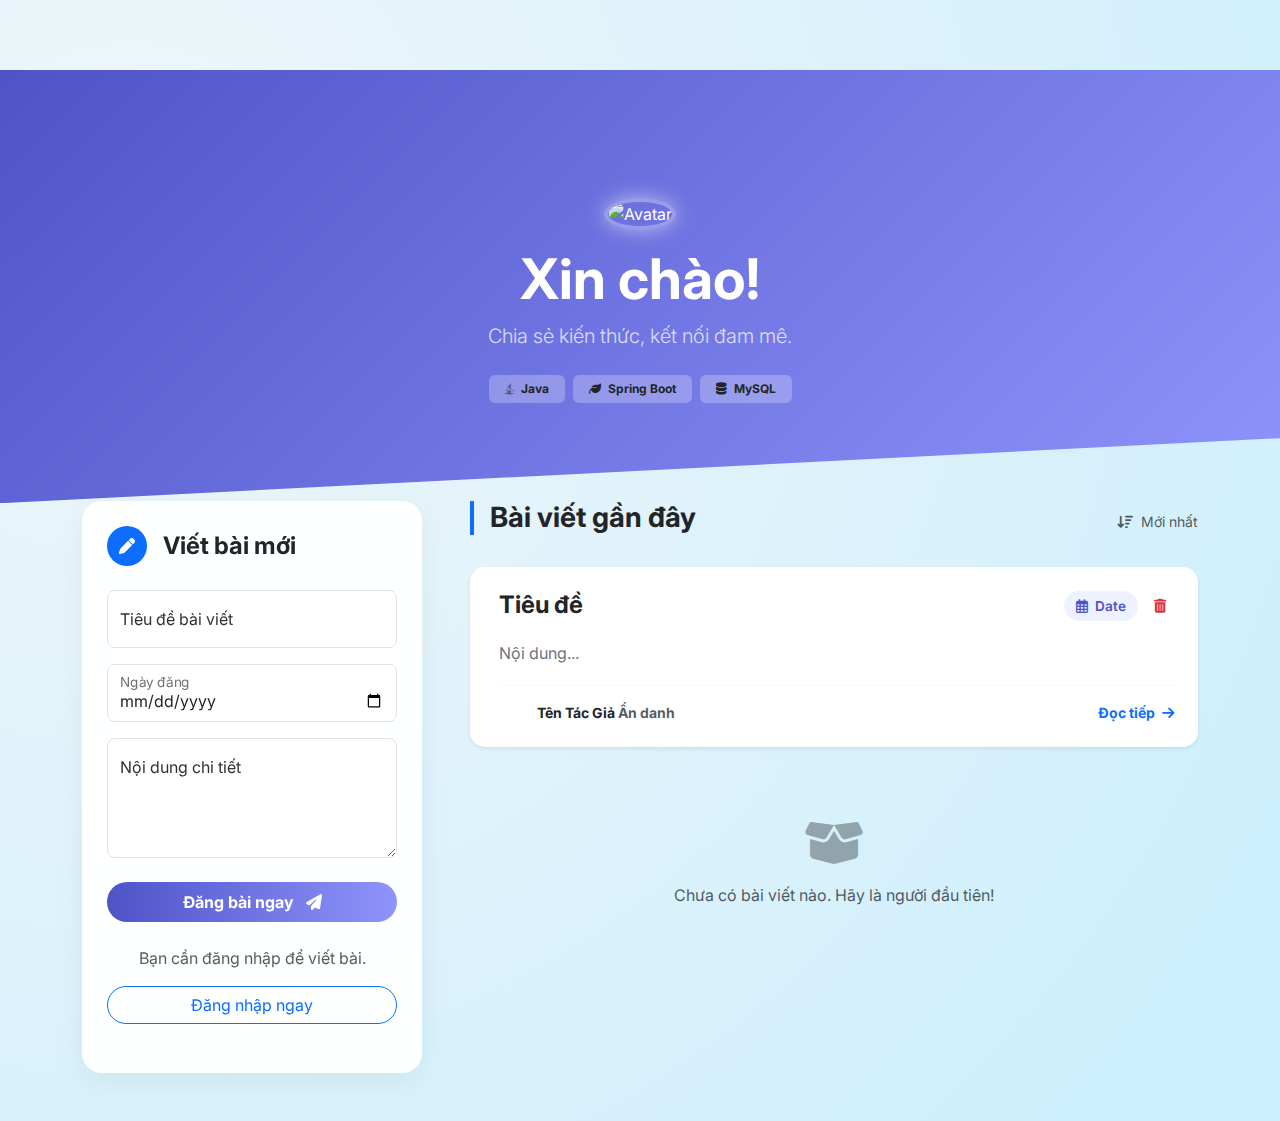
<file: src/main/resources/templates/index.html>
<!DOCTYPE html>
<html xmlns:th="http://www.thymeleaf.org"
      xmlns:sec="http://www.thymeleaf.org/extras/spring-security">
<head>
    <meta charset="UTF-8">
    <meta name="viewport" content="width=device-width, initial-scale=1.0">
    <title>Gia Kiet | Trang chủ</title>

    <link href="https://cdn.jsdelivr.net/npm/bootstrap@5.3.0/dist/css/bootstrap.min.css" rel="stylesheet">
    <link href="https://cdnjs.cloudflare.com/ajax/libs/font-awesome/6.4.0/css/all.min.css" rel="stylesheet">
    <link href="https://fonts.googleapis.com/css2?family=Inter:wght@300;400;600;700&display=swap" rel="stylesheet">
    <link href="https://cdnjs.cloudflare.com/ajax/libs/animate.css/4.1.1/animate.min.css" rel="stylesheet">

    <style>
        :root {
            --primary-color: #4e54c8;
            --secondary-color: #8f94fb;
            --bg-color: #f3f4f6;
            --glass-bg: rgba(255, 255, 255, 0.95);
        }

        body {
            font-family: 'Inter', sans-serif;
            background-color: var(--bg-color);
            background-image: radial-gradient(circle at 10% 20%, rgb(239, 246, 249) 0%, rgb(206, 239, 253) 90%);
            color: #333;
            padding-top: 70px; /* Tránh bị menu che mất nội dung */
        }

        /* Hero Section */
        .hero-section {
            background: linear-gradient(135deg, var(--primary-color), var(--secondary-color));
            padding: 80px 0 100px;
            clip-path: polygon(0 0, 100% 0, 100% 85%, 0 100%);
            color: white;
            margin-bottom: -50px;
        }

        .avatar-glow {
            width: 120px;
            height: 120px;
            object-fit: cover;
            border: 4px solid rgba(255, 255, 255, 0.3);
            box-shadow: 0 0 20px rgba(255, 255, 255, 0.5);
        }

        /* Glass Card */
        .glass-card {
            background: var(--glass-bg);
            backdrop-filter: blur(10px);
            border: 1px solid rgba(255, 255, 255, 0.2);
            border-radius: 20px;
            box-shadow: 0 10px 30px rgba(0, 0, 0, 0.05);
            overflow: hidden;
        }

        /* Form Styling */
        .form-floating > .form-control:focus ~ label { color: var(--primary-color); }
        .form-control:focus { border-color: var(--secondary-color); box-shadow: 0 0 0 0.25rem rgba(78, 84, 200, 0.25); }
        .btn-gradient {
            background: linear-gradient(to right, var(--primary-color), var(--secondary-color));
            border: none;
            color: white;
            transition: all 0.3s ease;
        }
        .btn-gradient:hover { transform: translateY(-2px); box-shadow: 0 5px 15px rgba(78, 84, 200, 0.4); color: white; }

        /* Post Cards */
        .post-card {
            border: none;
            border-radius: 15px;
            transition: all 0.3s ease;
            background: white;
            border-left: 5px solid transparent;
        }
        .post-card:hover {
            transform: translateY(-5px);
            box-shadow: 0 15px 30px rgba(0, 0, 0, 0.08);
            border-left: 5px solid var(--primary-color);
        }
        .date-badge {
            background: #eef2ff;
            color: var(--primary-color);
            font-weight: 600;
            padding: 5px 12px;
            border-radius: 20px;
            font-size: 0.85rem;
        }
    </style>
</head>
<body>

<div th:replace="~{fragments/header :: header}"></div>

<section class="hero-section text-center animate__animated animate__fadeIn">
    <div class="container mt-5">
        <img th:src="'https://ui-avatars.com/api/?name=' + ${#authentication.name != 'anonymousUser' ? #authentication.name : 'Gia Kiet'} + '&background=random&size=128'" class="rounded-circle avatar-glow mb-3" alt="Avatar">

        <h1 class="display-4 fw-bold mb-2">Xin chào!</h1>
        <p class="lead opacity-75 mb-4">Chia sẻ kiến thức, kết nối đam mê.</p>

        <div class="d-flex justify-content-center gap-2">
            <span class="badge bg-white text-dark bg-opacity-25 backdrop-blur px-3 py-2"><i class="fab fa-java me-1"></i> Java</span>
            <span class="badge bg-white text-dark bg-opacity-25 backdrop-blur px-3 py-2"><i class="fas fa-leaf me-1"></i> Spring Boot</span>
            <span class="badge bg-white text-dark bg-opacity-25 backdrop-blur px-3 py-2"><i class="fas fa-database me-1"></i> MySQL</span>
        </div>
    </div>
</section>

<div class="container mb-5" id="write-post-section" style="position: relative; z-index: 2;">
    <div class="row g-5">

        <div class="col-lg-4 animate__animated animate__fadeInLeft animate__delay-1s">
            <div class="glass-card p-4 sticky-top" style="top: 100px;">
                <div class="d-flex align-items-center mb-4">
                    <div class="bg-primary text-white rounded-circle d-flex align-items-center justify-content-center me-3" style="width: 40px; height: 40px;">
                        <i class="fas fa-pen"></i>
                    </div>
                    <h4 class="mb-0 fw-bold text-dark">Viết bài mới</h4>
                </div>

                <div sec:authorize="isAuthenticated()">
                    <form th:action="@{/add}" th:object="${newPost}" method="post">
                        <div class="form-floating mb-3">
                            <input type="text" class="form-control rounded-3" id="titleInput" th:field="*{title}" placeholder="Tiêu đề" required>
                            <label for="titleInput">Tiêu đề bài viết</label>
                        </div>

                        <div class="form-floating mb-3">
                            <input type="date" class="form-control rounded-3" id="dateInput" th:field="*{date}" required>
                            <label for="dateInput">Ngày đăng</label>
                        </div>

                        <div class="form-floating mb-4">
                            <textarea class="form-control rounded-3" id="contentInput" th:field="*{content}" placeholder="Nội dung" style="height: 120px" required></textarea>
                            <label for="contentInput">Nội dung chi tiết</label>
                        </div>

                        <button type="submit" class="btn btn-gradient w-100 py-2 rounded-pill fw-bold">
                            Đăng bài ngay <i class="fas fa-paper-plane ms-2"></i>
                        </button>
                    </form>
                </div>

                <div sec:authorize="!isAuthenticated()" class="text-center py-4">
                    <p class="text-muted">Bạn cần đăng nhập để viết bài.</p>
                    <a href="/login" class="btn btn-outline-primary rounded-pill w-100">Đăng nhập ngay</a>
                </div>
            </div>
        </div>

        <div class="col-lg-8 animate__animated animate__fadeInRight animate__delay-1s">
            <div class="d-flex justify-content-between align-items-center mb-4">
                <h3 class="fw-bold text-dark border-start border-4 border-primary ps-3">Bài viết gần đây</h3>
                <span class="text-muted small"><i class="fas fa-sort-amount-down me-1"></i> Mới nhất</span>
            </div>

            <div class="post-card p-4 mb-4 shadow-sm" th:each="post : ${postList}">
                <div class="d-flex justify-content-between align-items-start mb-3">
                    <h4 class="fw-bold text-dark mb-0 hover-underline" th:text="${post.title}">Tiêu đề</h4>

                    <div class="d-flex gap-2 align-items-center">
                        <span class="date-badge"><i class="far fa-calendar-alt me-1"></i> <span th:text="${post.date}">Date</span></span>

                        <a th:if="${post.author != null and #authentication.name == post.author.username}"
                           th:href="@{/delete/{id}(id=${post.id})}"
                           class="btn btn-sm btn-outline-danger border-0 rounded-circle"
                           onclick="return confirm('Bạn có chắc muốn xóa bài này không?')"
                           title="Xóa bài viết">
                            <i class="fas fa-trash-alt"></i>
                        </a>
                    </div>
                </div>

                <p class="text-secondary lh-lg mb-3" th:text="${post.content}">Nội dung...</p>

                <div class="d-flex justify-content-between align-items-center pt-3 border-top border-light">
                    <div class="d-flex align-items-center">
                        <img th:src="'https://ui-avatars.com/api/?name=' + ${post.author != null ? post.author.fullName : 'A'} + '&background=random&size=32'"
                             class="rounded-circle me-2" width="30">

                        <small class="text-muted fw-bold">
                            <a th:if="${post.author != null}"
                               th:href="@{/profile/{username}(username=${post.author.username})}"
                               th:text="${post.author.fullName}"
                               class="text-decoration-none text-dark hover-underline">
                                Tên Tác Giả
                            </a>
                            <span th:if="${post.author == null}">Ẩn danh</span>
                        </small>
                    </div>
                    <a href="#" class="text-primary text-decoration-none fw-bold small group-hover">
                        Đọc tiếp <i class="fas fa-arrow-right ms-1 transition-transform"></i>
                    </a>
                </div>
            </div>

            <div th:if="${#lists.isEmpty(postList)}" class="text-center py-5 text-muted">
                <i class="fas fa-box-open fa-3x mb-3 opacity-50"></i>
                <p>Chưa có bài viết nào. Hãy là người đầu tiên!</p>
            </div>
        </div>
    </div>
</div>

<div th:replace="~{fragments/footer :: footer}"></div>

<script src="https://cdn.jsdelivr.net/npm/bootstrap@5.3.0/dist/js/bootstrap.bundle.min.js"></script>
</body>
</html>
</file>
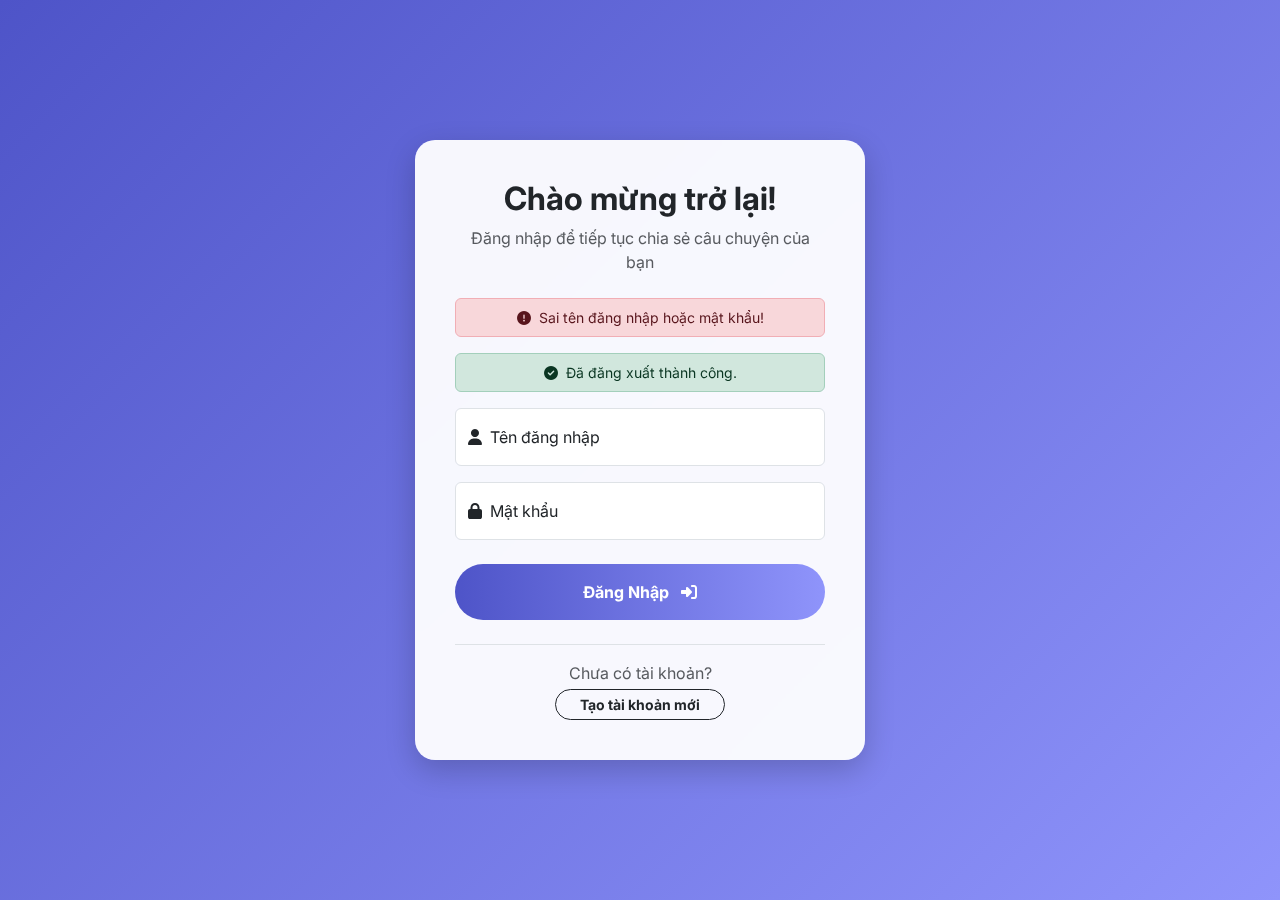
<file: src/main/resources/templates/login.html>
<!DOCTYPE html>
<html xmlns:th="http://www.thymeleaf.org">
<head>
    <meta charset="UTF-8">
    <title>Đăng nhập</title>
    <link href="https://cdn.jsdelivr.net/npm/bootstrap@5.3.0/dist/css/bootstrap.min.css" rel="stylesheet">
    <link href="https://cdnjs.cloudflare.com/ajax/libs/font-awesome/6.4.0/css/all.min.css" rel="stylesheet">
    <link href="https://fonts.googleapis.com/css2?family=Inter:wght@300;400;600;700&display=swap" rel="stylesheet">
    <link href="https://cdnjs.cloudflare.com/ajax/libs/animate.css/4.1.1/animate.min.css" rel="stylesheet">

    <style>
        body {
            font-family: 'Inter', sans-serif;
            background: linear-gradient(135deg, #4e54c8, #8f94fb);
            height: 100vh;
            display: flex;
            align-items: center;
            justify-content: center;
        }
        .glass-card {
            background: rgba(255, 255, 255, 0.95);
            backdrop-filter: blur(10px);
            border-radius: 20px;
            box-shadow: 0 10px 30px rgba(0, 0, 0, 0.2);
            padding: 40px;
            width: 100%;
            max-width: 450px;
        }
        .form-control:focus { border-color: #8f94fb; box-shadow: 0 0 0 0.25rem rgba(78, 84, 200, 0.25); }
        .btn-gradient {
            background: linear-gradient(to right, #4e54c8, #8f94fb);
            border: none;
            color: white;
            font-weight: bold;
        }
        .btn-gradient:hover { transform: translateY(-2px); box-shadow: 0 5px 15px rgba(78, 84, 200, 0.4); color: white; }
    </style>
</head>
<body>

<div class="glass-card animate__animated animate__fadeInDown">
    <div class="text-center mb-4">
        <h2 class="fw-bold text-dark">Chào mừng trở lại!</h2>
        <p class="text-muted">Đăng nhập để tiếp tục chia sẻ câu chuyện của bạn</p>
    </div>

    <div th:if="${param.error}" class="alert alert-danger text-center p-2 small">
        <i class="fas fa-exclamation-circle me-1"></i> Sai tên đăng nhập hoặc mật khẩu!
    </div>

    <div th:if="${param.logout}" class="alert alert-success text-center p-2 small">
        <i class="fas fa-check-circle me-1"></i> Đã đăng xuất thành công.
    </div>

    <form th:action="@{/perform_login}" method="post">

        <div class="form-floating mb-3">
            <input type="text" class="form-control" id="username" name="username" placeholder="Tên đăng nhập" required>
            <label for="username"><i class="fas fa-user me-2"></i>Tên đăng nhập</label>
        </div>

        <div class="form-floating mb-4">
            <input type="password" class="form-control" id="password" name="password" placeholder="Mật khẩu" required>
            <label for="password"><i class="fas fa-lock me-2"></i>Mật khẩu</label>
        </div>

        <button type="submit" class="btn btn-gradient w-100 py-3 rounded-pill mb-4">
            Đăng Nhập <i class="fas fa-sign-in-alt ms-2"></i>
        </button>

        <div class="text-center border-top pt-3">
            <p class="text-muted mb-1">Chưa có tài khoản?</p>
            <a href="/register" class="btn btn-outline-dark rounded-pill px-4 btn-sm fw-bold">
                Tạo tài khoản mới
            </a>
        </div>
    </form>
</div>

</body>
</html>
</file>
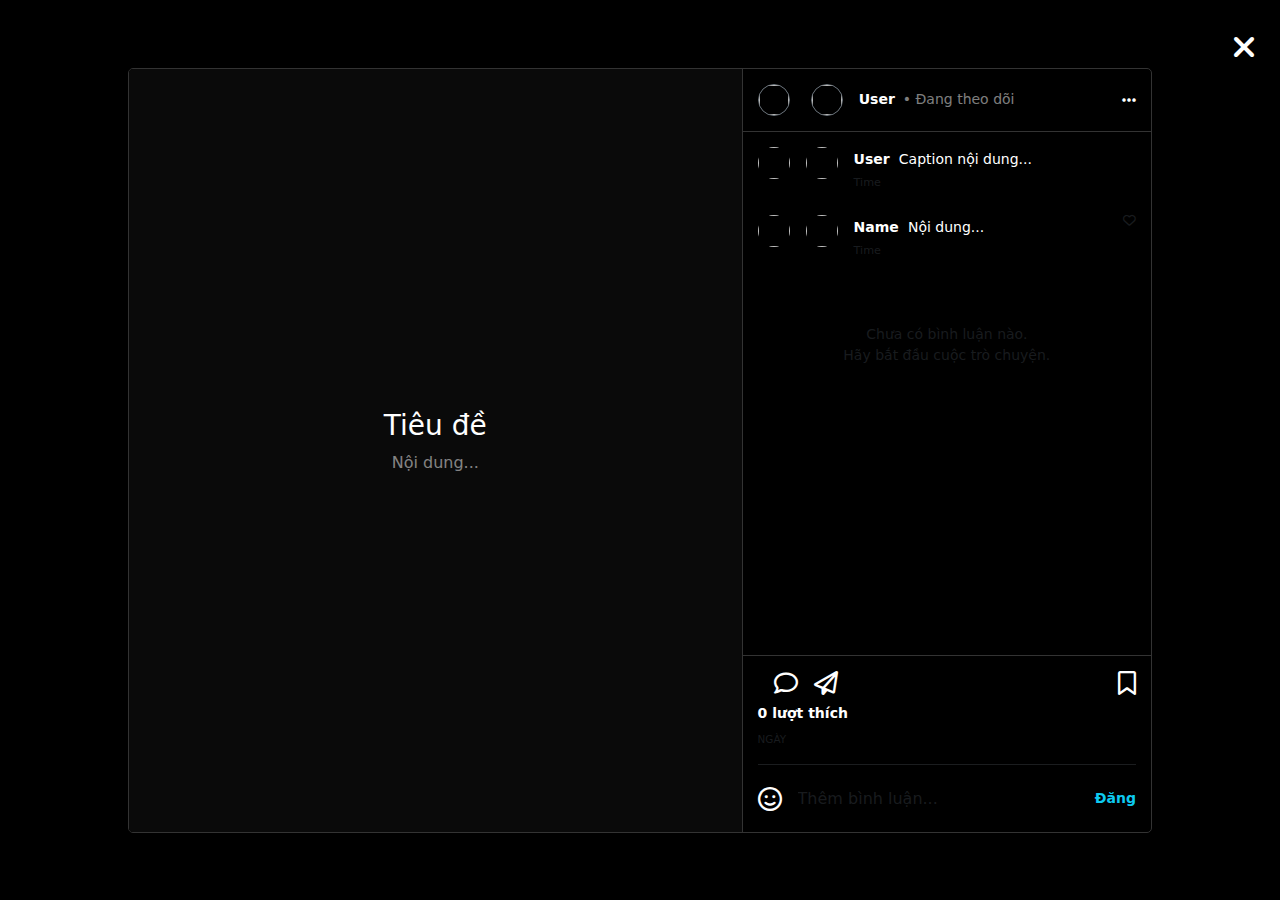
<file: src/main/resources/templates/post-detail.html>
<!DOCTYPE html>
<html xmlns:th="http://www.thymeleaf.org">
<head>
    <title>Bài viết chi tiết | GK Social</title>
    <meta name="_csrf" th:content="${_csrf.token}"/>
    <meta name="_csrf_header" th:content="${_csrf.headerName}"/>

    <link href="https://cdn.jsdelivr.net/npm/bootstrap@5.3.0/dist/css/bootstrap.min.css" rel="stylesheet">
    <link href="https://cdnjs.cloudflare.com/ajax/libs/font-awesome/6.4.0/css/all.min.css" rel="stylesheet">
    <link href="https://fonts.googleapis.com/css2?family=Outfit:wght@300;400;600;800&display=swap" rel="stylesheet">
    <link th:href="@{/css/style.css}" rel="stylesheet">

    <style>
        body { background-color: #000; overflow: hidden; }
        .split-view-container {
            display: flex; justify-content: center; align-items: center;
            height: 100vh; width: 100vw;
        }
        .split-view-box {
            display: flex; width: 80%; max-width: 1200px; height: 85vh;
            background: #000; border: 1px solid #333; border-radius: 5px; overflow: hidden;
        }
        .split-img-col {
            flex: 1.5; background: #0a0a0a; display: flex; align-items: center; justify-content: center;
            border-right: 1px solid #333;
        }
        .split-img-col img { max-width: 100%; max-height: 100%; object-fit: contain; }
        .split-info-col { flex: 1; display: flex; flex-direction: column; }
        .split-header, .split-footer { padding: 15px; border-bottom: 1px solid #333; display: flex; align-items: center; }
        .split-footer { border-top: 1px solid #333; border-bottom: none; display: block; }
        .split-body { flex: 1; overflow-y: auto; padding: 15px; scrollbar-width: thin; scrollbar-color: #333 #000; }
    </style>
</head>
<body>

<div class="split-view-container">

    <a href="/" class="position-absolute top-0 end-0 m-4 text-white fs-2 text-decoration-none z-3">
        <i class="fas fa-times"></i>
    </a>

    <div class="split-view-box">

        <div class="split-img-col">
            <img th:if="${post.image != null}" th:src="@{'/uploads/' + ${post.image}}">
            <div th:if="${post.image == null}" class="p-5 text-center text-white">
                <h3 th:text="${post.title}">Tiêu đề</h3>
                <p class="text-white-50" th:text="${post.content}">Nội dung...</p>
            </div>
        </div>

        <div class="split-info-col">

            <div class="split-header">
                <a th:href="@{/profile/{username}(username=${post.author.username})}">
                    <img th:if="${post.author.avatar != null}" th:src="@{'/uploads/' + ${post.author.avatar}}"
                         class="rounded-circle me-3 border border-secondary" width="32" height="32" style="object-fit: cover;">
                    <img th:if="${post.author.avatar == null}"
                         th:src="'https://ui-avatars.com/api/?name=' + ${post.author.fullName} + '&background=random&color=fff'"
                         class="rounded-circle me-3 border border-secondary" width="32" height="32">
                </a>
                <span class="fw-bold text-white small me-2" th:text="${post.author.fullName}">User</span>
                <span class="text-white-50 small">• Đang theo dõi</span>
                <i class="fas fa-ellipsis-h text-white ms-auto hover-neon" style="cursor: pointer;"></i>
            </div>

            <div class="split-body">
                <div class="d-flex gap-3 mb-4">
                    <img th:if="${post.author.avatar != null}" th:src="@{'/uploads/' + ${post.author.avatar}}"
                         class="rounded-circle" width="32" height="32" style="object-fit: cover;">
                    <img th:if="${post.author.avatar == null}"
                         th:src="'https://ui-avatars.com/api/?name=' + ${post.author.fullName} + '&background=random&color=fff'"
                         class="rounded-circle" width="32" height="32">
                    <div>
                        <span class="fw-bold text-white small me-1" th:text="${post.author.fullName}">User</span>
                        <span class="text-white small" th:text="${post.content}">Caption nội dung...</span>
                        <div class="mt-1 text-muted" style="font-size: 0.7rem;" th:text="${post.date}">Time</div>
                    </div>
                </div>

                <div th:each="comment : ${post.comments}" class="d-flex gap-3 mb-3">
                    <img th:if="${comment.user.avatar != null}" th:src="@{'/uploads/' + ${comment.user.avatar}}"
                         class="rounded-circle" width="32" height="32" style="object-fit: cover;">
                    <img th:if="${comment.user.avatar == null}"
                         th:src="'https://ui-avatars.com/api/?name=' + ${comment.user.fullName} + '&background=random&color=fff&size=32'"
                         class="rounded-circle" width="32" height="32">

                    <div class="w-100">
                        <div>
                            <span class="fw-bold text-white small me-1" th:text="${comment.user.fullName}">Name</span>
                            <span class="text-white small" th:text="${comment.content}">Nội dung...</span>
                        </div>
                        <div class="d-flex gap-3 mt-1 align-items-center">
                            <small class="text-muted" style="font-size: 0.7rem;" th:text="${comment.date}">Time</small>
                        </div>
                    </div>
                    <i class="far fa-heart text-muted" style="font-size: 0.8rem; cursor: pointer;"></i>
                </div>

                <div th:if="${post.comments.empty}" class="text-center text-muted py-5 small">
                    Chưa có bình luận nào.<br>Hãy bắt đầu cuộc trò chuyện.
                </div>
            </div>

            <div class="split-footer">
                <div class="d-flex justify-content-between fs-4 text-white mb-2">
                    <div class="d-flex gap-3">
                        <i th:id="'like-icon-' + ${post.id}"
                           th:class="${post.likes.contains(currentUser)} ? 'fas fa-heart text-danger' : 'far fa-heart hover-neon'"
                           th:onclick="'toggleLike(' + ${post.id} + ')'"
                           style="cursor: pointer; transition: transform 0.2s;">
                        </i>
                        <i class="far fa-comment hover-neon"></i>
                        <i class="far fa-paper-plane hover-neon"></i>
                    </div>
                    <i class="far fa-bookmark hover-neon"></i>
                </div>

                <div class="fw-bold text-white small mb-2">
                    <span th:id="'like-count-' + ${post.id}" th:text="${post.likes.size()}">0</span> lượt thích
                </div>
                <small class="text-muted text-uppercase d-block mb-3" style="font-size: 0.65rem;" th:text="${post.date}">NGÀY</small>

                <form th:action="@{/post/{id}/comment(id=${post.id})}" method="post" class="d-flex align-items-center border-top border-secondary border-opacity-25 pt-3">
                    <i class="far fa-smile text-white fs-4 me-3"></i>
                    <input type="text" name="content" class="form-control form-control-dark border-0 bg-transparent px-0 text-white small"
                           placeholder="Thêm bình luận..." required autocomplete="off" style="box-shadow: none;">
                    <button type="submit" class="btn text-info fw-bold btn-sm p-0 hover-opacity-75" style="background: none; border: none;">
                        Đăng
                    </button>
                </form>
            </div>

        </div>
    </div>
</div>

<script>
    function toggleLike(postId) {
        const csrfToken = document.querySelector('meta[name="_csrf"]').getAttribute('content');
        const csrfHeader = document.querySelector('meta[name="_csrf_header"]').getAttribute('content');

        fetch('/api/post/' + postId + '/like', {
            method: 'POST',
            headers: {
                'Content-Type': 'application/json',
                [csrfHeader]: csrfToken
            }
        })
            .then(res => {
                if (!res.ok) throw new Error("Lỗi kết nối");
                return res.json();
            })
            .then(data => {
                if (data.success) {
                    const icon = document.getElementById('like-icon-' + postId);
                    const count = document.getElementById('like-count-' + postId);

                    count.innerText = data.likeCount;

                    if (data.liked) {
                        icon.className = 'fas fa-heart text-danger';
                        icon.style.transform = "scale(1.2)";
                        setTimeout(() => icon.style.transform = "scale(1)", 200);
                    } else {
                        icon.className = 'far fa-heart hover-neon';
                    }
                } else {
                    window.location.href = "/login";
                }
            })
            .catch(e => console.error(e));
    }
</script>

</body>
</html>
</file>
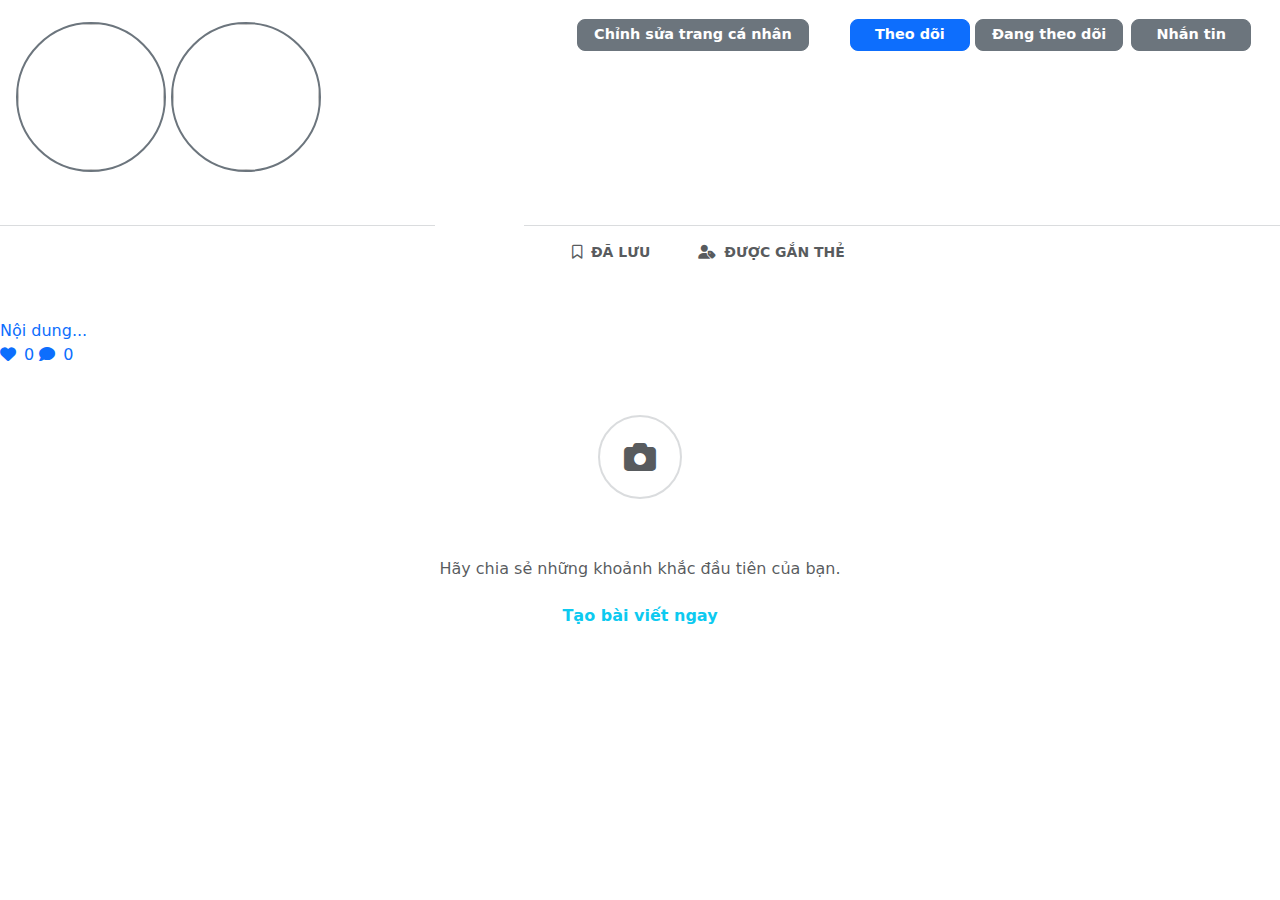
<file: src/main/resources/templates/profile.html>
<!DOCTYPE html>
<html xmlns:th="http://www.thymeleaf.org"
      xmlns:sec="http://www.thymeleaf.org/extras/spring-security">
<head>
    <title th:text="${userProfile.fullName} + ' (@' + ${userProfile.username} + ') | GK Social'">Profile</title>

    <link href="https://cdn.jsdelivr.net/npm/bootstrap@5.3.0/dist/css/bootstrap.min.css" rel="stylesheet">
    <link href="https://cdnjs.cloudflare.com/ajax/libs/font-awesome/6.4.0/css/all.min.css" rel="stylesheet">
    <link href="https://fonts.googleapis.com/css2?family=Outfit:wght@300;400;600;800&display=swap" rel="stylesheet">

    <link th:href="@{/css/style.css}" rel="stylesheet">
</head>
<body>

<div class="layout-wrapper">

    <div th:replace="~{fragments/sidebar-left :: sidebar-left}"></div>

    <div class="main-feed">

        <div class="d-flex align-items-center mb-5 px-3 pt-3">
            <div class="me-5">
                <img th:if="${userProfile.avatar != null}"
                     th:src="@{'/uploads/' + ${userProfile.avatar}}"
                     class="rounded-circle border border-2 border-secondary"
                     style="width: 150px; height: 150px; object-fit: cover;">

                <img th:if="${userProfile.avatar == null}"
                     th:src="'https://ui-avatars.com/api/?name=' + ${userProfile.fullName} + '&background=0f172a&color=38bdf8&size=150&bold=true'"
                     class="rounded-circle border border-2 border-secondary"
                     style="width: 150px; height: 150px; object-fit: cover;">
            </div>

            <div class="flex-grow-1 ms-4">

                <div class="d-flex align-items-center mb-4">
                    <h2 class="text-white fw-light mb-0 me-4 profile-username" th:text="${userProfile.username}">username</h2>

                    <div th:if="${isOwner}">
                        <button class="btn btn-secondary fw-bold px-3 py-1 rounded-3"
                                style="font-size: 0.9rem;"
                                data-bs-toggle="modal" data-bs-target="#editProfileModal">
                            Chỉnh sửa trang cá nhân
                        </button>
                        <i class="fas fa-cog text-white ms-3 fs-5 hover-neon" style="cursor: pointer;"></i>
                    </div>

                    <div th:unless="${isOwner}" class="d-flex gap-2 align-items-center">
                        <form th:action="@{/profile/follow/{id}(id=${userProfile.id})}" method="post" style="margin: 0;">

                            <button th:if="${!isFollowing}" type="submit"
                                    class="btn btn-primary fw-bold px-3 py-1 rounded-3 text-nowrap"
                                    style="font-size: 0.9rem; min-width: 120px;"> Theo dõi
                            </button>

                            <button th:if="${isFollowing}" type="submit"
                                    class="btn btn-secondary fw-bold px-3 py-1 rounded-3 text-nowrap"
                                    style="font-size: 0.9rem; min-width: 120px;"> Đang theo dõi
                            </button>
                        </form>

                        <button type="button" class="btn btn-secondary fw-bold px-3 py-1 rounded-3 text-nowrap"
                                style="font-size: 0.9rem; min-width: 120px;"> Nhắn tin
                        </button>
                    </div>
                </div>

                <div class="d-flex gap-5 text-white mb-4 profile-stats">
                    <span><strong th:text="${postCount}">0</strong> bài viết</span>
                    <span style="cursor: pointer;"><strong th:text="${followerCount}">0</strong> người theo dõi</span>
                    <span style="cursor: pointer;"><strong th:text="${followingCount}">0</strong> đang theo dõi</span>
                </div>

                <div class="profile-bio">
                    <div class="fw-bold text-white mb-1" th:text="${userProfile.fullName}">Full Name</div>
                    <div class="text-white-50" style="white-space: pre-line; font-size: 0.95rem;"
                         th:text="${userProfile.bio != null ? userProfile.bio : ''}">
                    </div>
                </div>
            </div>
        </div>

        <div class="border-top border-secondary border-opacity-25 d-flex justify-content-center gap-5 text-uppercase small fw-bold tracking-widest mb-3">
            <div class="py-3 text-white border-top border-white" style="margin-top: -1px; cursor: pointer;">
                <i class="fas fa-th me-2"></i>Bài viết
            </div>
            <div class="py-3 text-muted hover-neon" style="cursor: pointer;">
                <i class="far fa-bookmark me-2"></i>Đã lưu
            </div>
            <div class="py-3 text-muted hover-neon" style="cursor: pointer;">
                <i class="fas fa-user-tag me-2"></i>Được gắn thẻ
            </div>
        </div>

        <div class="profile-grid">

            <div th:each="post : ${posts}" class="profile-item">
                <a th:href="@{/post/{id}(id=${post.id})}" class="text-decoration-none">

                    <img th:if="${post.image != null}" th:src="@{'/uploads/' + ${post.image}}">

                    <div th:if="${post.image == null}" class="profile-text-only">
                        <span th:text="${#strings.abbreviate(post.content, 50)}">Nội dung...</span>
                    </div>

                    <div class="profile-overlay">
                        <span>
                            <i class="fas fa-heart me-2"></i><span th:text="${post.likes.size()}">0</span>
                        </span>

                        <span>
                            <i class="fas fa-comment me-2"></i><span th:text="${post.comments.size()}">0</span>
                        </span>
                    </div>
                </a>
            </div>

        </div>

        <div th:if="${posts.empty}" class="text-center py-5 text-muted">
            <div class="border border-2 border-secondary rounded-circle d-inline-flex p-4 mb-3 border-opacity-25">
                <i class="fas fa-camera fa-2x"></i>
            </div>
            <h3 class="fw-bold text-white">Chưa có bài viết</h3>
            <p th:if="${isOwner}">Hãy chia sẻ những khoảnh khắc đầu tiên của bạn.</p>
            <button th:if="${isOwner}" class="btn btn-link text-info text-decoration-none fw-bold" data-bs-toggle="modal" data-bs-target="#createPostModal">
                Tạo bài viết ngay
            </button>
        </div>

    </div>

    <div th:replace="~{fragments/sidebar-right :: sidebar-right}"></div>

</div>

<div class="modal fade" id="createPostModal" tabindex="-1">
    <div class="modal-dialog modal-dialog-centered">
        <div class="modal-content glass-panel border-0">
            <div class="modal-header border-bottom border-secondary border-opacity-25">
                <h5 class="modal-title text-white fw-bold mx-auto">Tạo bài viết mới</h5>
                <button type="button" class="btn-close btn-close-white position-absolute end-0 me-3" data-bs-dismiss="modal"></button>
            </div>
            <div class="modal-body">
                <form th:action="@{/add}" method="post" enctype="multipart/form-data">
                    <div class="mb-3">
                        <input type="text" name="title" class="form-control form-control-dark mb-3" placeholder="Tiêu đề bài viết..." required>
                    </div>
                    <div class="mb-3">
                        <textarea name="content" class="form-control form-control-dark mb-3" rows="5" placeholder="Bạn đang nghĩ gì thế?" required style="resize: none;"></textarea>
                    </div>
                    <div class="mb-3 p-3 rounded-3 border border-secondary border-opacity-25 bg-dark bg-opacity-25">
                        <label class="text-white-50 small mb-2 d-block"><i class="fas fa-image me-2 text-info"></i>Chọn ảnh minh họa</label>
                        <input type="file" name="imageFile" class="form-control form-control-dark form-control-sm" accept="image/*">
                    </div>
                    <button type="submit" class="btn btn-neon w-100 fw-bold">Chia sẻ ngay</button>
                </form>
            </div>
        </div>
    </div>
</div>

<div class="modal fade" id="editProfileModal" tabindex="-1">
    <div class="modal-dialog modal-dialog-centered">
        <div class="modal-content glass-panel border-0">

            <div class="modal-header border-bottom border-secondary border-opacity-25">
                <h5 class="modal-title text-white fw-bold mx-auto">Chỉnh sửa trang cá nhân</h5>
                <button type="button" class="btn-close btn-close-white position-absolute end-0 me-3" data-bs-dismiss="modal"></button>
            </div>

            <div class="modal-body">
                <form th:action="@{/profile/update}" method="post" enctype="multipart/form-data">

                    <div class="d-flex flex-column align-items-center mb-4">
                        <img th:if="${userProfile.avatar != null}"
                             th:src="@{'/uploads/' + ${userProfile.avatar}}"
                             class="rounded-circle mb-3 border border-secondary" width="80" height="80" style="object-fit: cover;">

                        <img th:if="${userProfile.avatar == null}"
                             th:src="'https://ui-avatars.com/api/?name=' + ${userProfile.fullName} + '&background=0f172a&color=38bdf8'"
                             class="rounded-circle mb-3 border border-secondary" width="80" height="80" style="object-fit: cover;">

                        <label class="text-info fw-bold small hover-neon" style="cursor: pointer;">
                            Đổi ảnh đại diện
                            <input type="file" name="avatarFile" class="d-none" accept="image/*">
                        </label>
                    </div>

                    <div class="mb-3">
                        <label class="text-white-50 small mb-1">Tên hiển thị</label>
                        <input type="text" name="fullName" th:value="${userProfile.fullName}"
                               class="form-control form-control-dark" required>
                    </div>

                    <div class="mb-4">
                        <label class="text-white-50 small mb-1">Tiểu sử</label>
                        <textarea name="bio" class="form-control form-control-dark" rows="3"
                                  th:text="${userProfile.bio}" placeholder="Giới thiệu về bản thân..."></textarea>
                    </div>

                    <button type="submit" class="btn btn-neon w-100 fw-bold">Lưu thay đổi</button>
                </form>
            </div>
        </div>
    </div>
</div>

<script src="https://cdn.jsdelivr.net/npm/bootstrap@5.3.0/dist/js/bootstrap.bundle.min.js"></script>
</body>
</html>
</file>
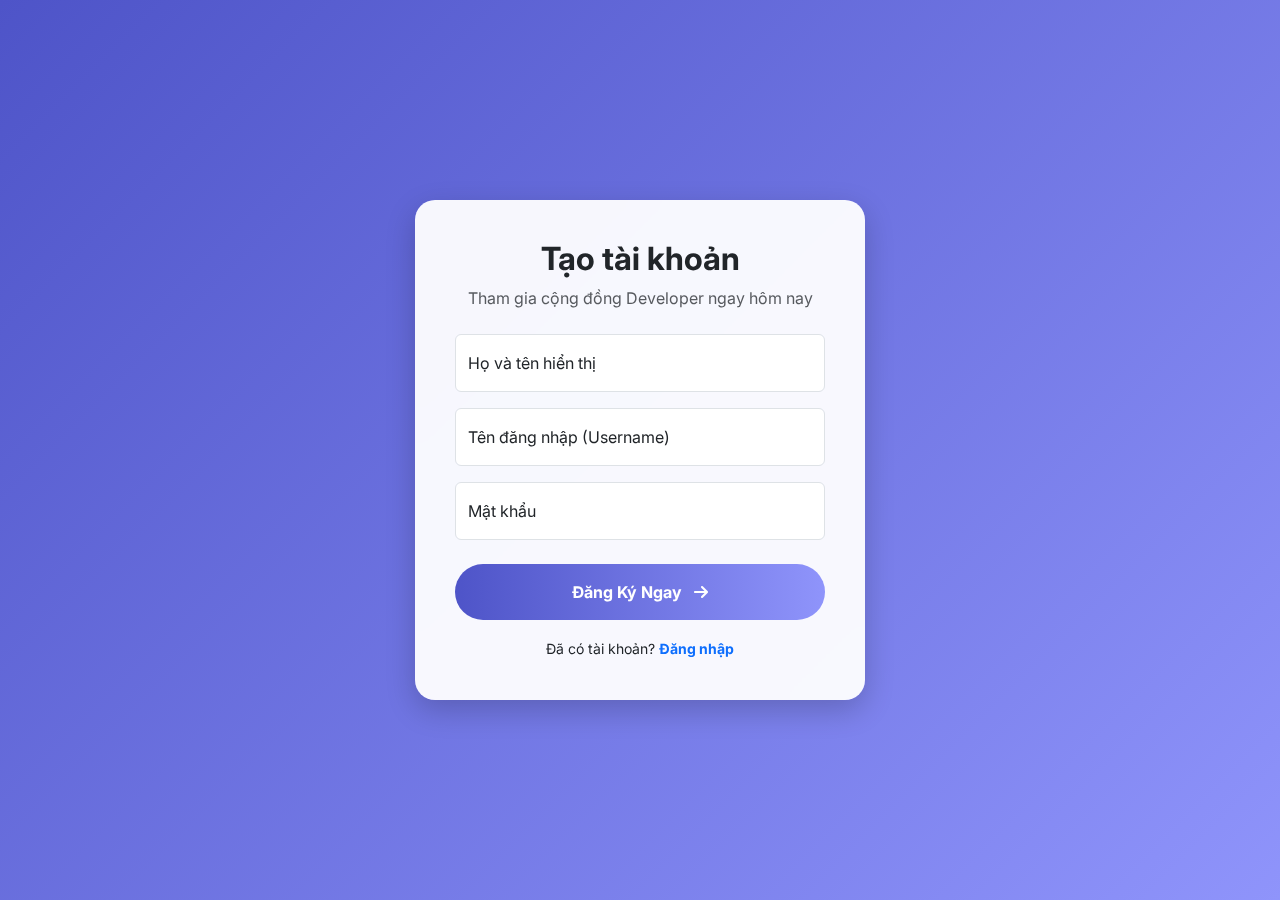
<file: src/main/resources/templates/register.html>
<!DOCTYPE html>
<html xmlns:th="http://www.thymeleaf.org">
<head>
    <meta charset="UTF-8">
    <title>Đăng ký tài khoản</title>
    <link href="https://cdn.jsdelivr.net/npm/bootstrap@5.3.0/dist/css/bootstrap.min.css" rel="stylesheet">
    <link href="https://cdnjs.cloudflare.com/ajax/libs/font-awesome/6.4.0/css/all.min.css" rel="stylesheet">
    <link href="https://fonts.googleapis.com/css2?family=Inter:wght@300;400;600;700&display=swap" rel="stylesheet">

    <style>
        body {
            font-family: 'Inter', sans-serif;
            background: linear-gradient(135deg, #4e54c8, #8f94fb);
            height: 100vh;
            display: flex;
            align-items: center;
            justify-content: center;
        }
        .glass-card {
            background: rgba(255, 255, 255, 0.95);
            backdrop-filter: blur(10px);
            border-radius: 20px;
            box-shadow: 0 10px 30px rgba(0, 0, 0, 0.2);
            padding: 40px;
            width: 100%;
            max-width: 450px;
        }
        .form-floating > .form-control:focus ~ label { color: #4e54c8; }
        .form-control:focus { border-color: #8f94fb; box-shadow: 0 0 0 0.25rem rgba(78, 84, 200, 0.25); }
        .btn-gradient {
            background: linear-gradient(to right, #4e54c8, #8f94fb);
            border: none;
            color: white;
            font-weight: bold;
        }
        .btn-gradient:hover {
            transform: translateY(-2px);
            box-shadow: 0 5px 15px rgba(78, 84, 200, 0.4);
            color: white;
        }
    </style>
</head>
<body>

<div class="glass-card animate__animated animate__fadeInUp">
    <div class="text-center mb-4">
        <h2 class="fw-bold text-dark">Tạo tài khoản</h2>
        <p class="text-muted">Tham gia cộng đồng Developer ngay hôm nay</p>
    </div>

    <form th:action="@{/register}" th:object="${user}" method="post">
        <div class="form-floating mb-3">
            <input type="text" class="form-control" id="fullName" th:field="*{fullName}" placeholder="Họ và tên" required>
            <label for="fullName">Họ và tên hiển thị</label>
        </div>

        <div class="form-floating mb-3">
            <input type="text" class="form-control" id="username" th:field="*{username}" placeholder="Tên đăng nhập" required>
            <label for="username">Tên đăng nhập (Username)</label>
        </div>

        <div class="form-floating mb-4">
            <input type="password" class="form-control" id="password" th:field="*{password}" placeholder="Mật khẩu" required>
            <label for="password">Mật khẩu</label>
        </div>

        <button type="submit" class="btn btn-gradient w-100 py-3 rounded-pill mb-3">
            Đăng Ký Ngay <i class="fas fa-arrow-right ms-2"></i>
        </button>

        <div class="text-center">
            <small>Đã có tài khoản? <a href="/login" class="text-primary fw-bold text-decoration-none">Đăng nhập</a></small>
        </div>
    </form>
</div>

</body>
</html>
</file>
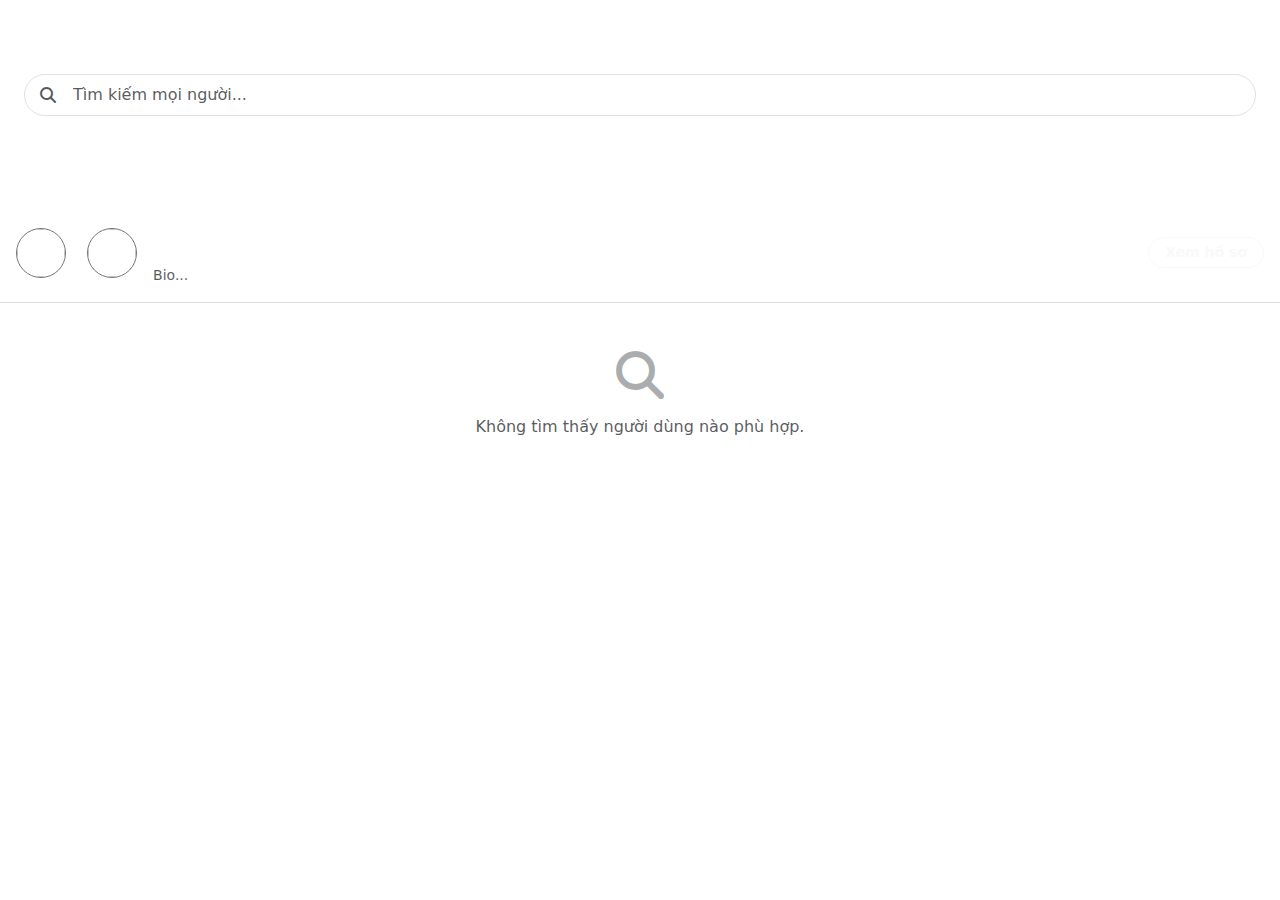
<file: src/main/resources/templates/search.html>
<!DOCTYPE html>
<html xmlns:th="http://www.thymeleaf.org">
<head>
    <title>Tìm kiếm | GK Social</title>
    <link href="https://cdn.jsdelivr.net/npm/bootstrap@5.3.0/dist/css/bootstrap.min.css" rel="stylesheet">
    <link href="https://cdnjs.cloudflare.com/ajax/libs/font-awesome/6.4.0/css/all.min.css" rel="stylesheet">
    <link href="https://fonts.googleapis.com/css2?family=Outfit:wght@300;400;600;800&display=swap" rel="stylesheet">
    <link th:href="@{/css/style.css}" rel="stylesheet">
</head>
<body>

<div class="layout-wrapper">

    <div th:replace="~{fragments/sidebar-left :: sidebar-left}"></div>

    <div class="main-feed">

        <div class="glass-panel p-4 mb-4">
            <h3 class="text-white fw-bold mb-3">Tìm kiếm</h3>
            <form th:action="@{/search}" method="get" class="position-relative">
                <i class="fas fa-search position-absolute top-50 start-0 translate-middle-y ms-3 text-muted"></i>
                <input type="text" name="keyword" th:value="${keyword}"
                       class="form-control form-control-dark ps-5 py-2 rounded-pill"
                       placeholder="Tìm kiếm mọi người..." autocomplete="off">
            </form>
        </div>

        <h5 class="text-white mb-3" th:if="${keyword != null}">Kết quả cho: <span class="text-info" th:text="${keyword}"></span></h5>

        <div class="glass-panel p-0 overflow-hidden">

            <div th:each="user : ${users}" class="d-flex align-items-center p-3 border-bottom border-secondary border-opacity-25 hover-bg-dark">
                <a th:href="@{/profile/{username}(username=${user.username})}">
                    <img th:if="${user.avatar != null}" th:src="@{'/uploads/' + ${user.avatar}}"
                         class="rounded-circle me-3 border border-secondary" width="50" height="50" style="object-fit: cover;">
                    <img th:if="${user.avatar == null}" th:src="'https://ui-avatars.com/api/?name=' + ${user.fullName} + '&background=random&color=fff'"
                         class="rounded-circle me-3 border border-secondary" width="50" height="50" style="object-fit: cover;">
                </a>

                <div class="flex-grow-1">
                    <a th:href="@{/profile/{username}(username=${user.username})}" class="text-decoration-none">
                        <div class="fw-bold text-white" th:text="${user.fullName}">Full Name</div>
                        <div class="text-white-50 small">@<span th:text="${user.username}">username</span></div>
                        <div class="text-muted small text-truncate" style="max-width: 300px;" th:text="${user.bio}">Bio...</div>
                    </a>
                </div>

                <a th:href="@{/profile/{username}(username=${user.username})}" class="btn btn-sm btn-outline-light rounded-pill px-3 fw-bold">
                    Xem hồ sơ
                </a>
            </div>

            <div th:if="${users.empty}" class="p-5 text-center text-muted">
                <i class="fas fa-search fa-3x mb-3 opacity-50"></i>
                <p>Không tìm thấy người dùng nào phù hợp.</p>
            </div>

        </div>

    </div>

    <div th:replace="~{fragments/sidebar-right :: sidebar-right}"></div>
</div>

<script src="https://cdn.jsdelivr.net/npm/bootstrap@5.3.0/dist/js/bootstrap.bundle.min.js"></script>
</body>
</html>
</file>
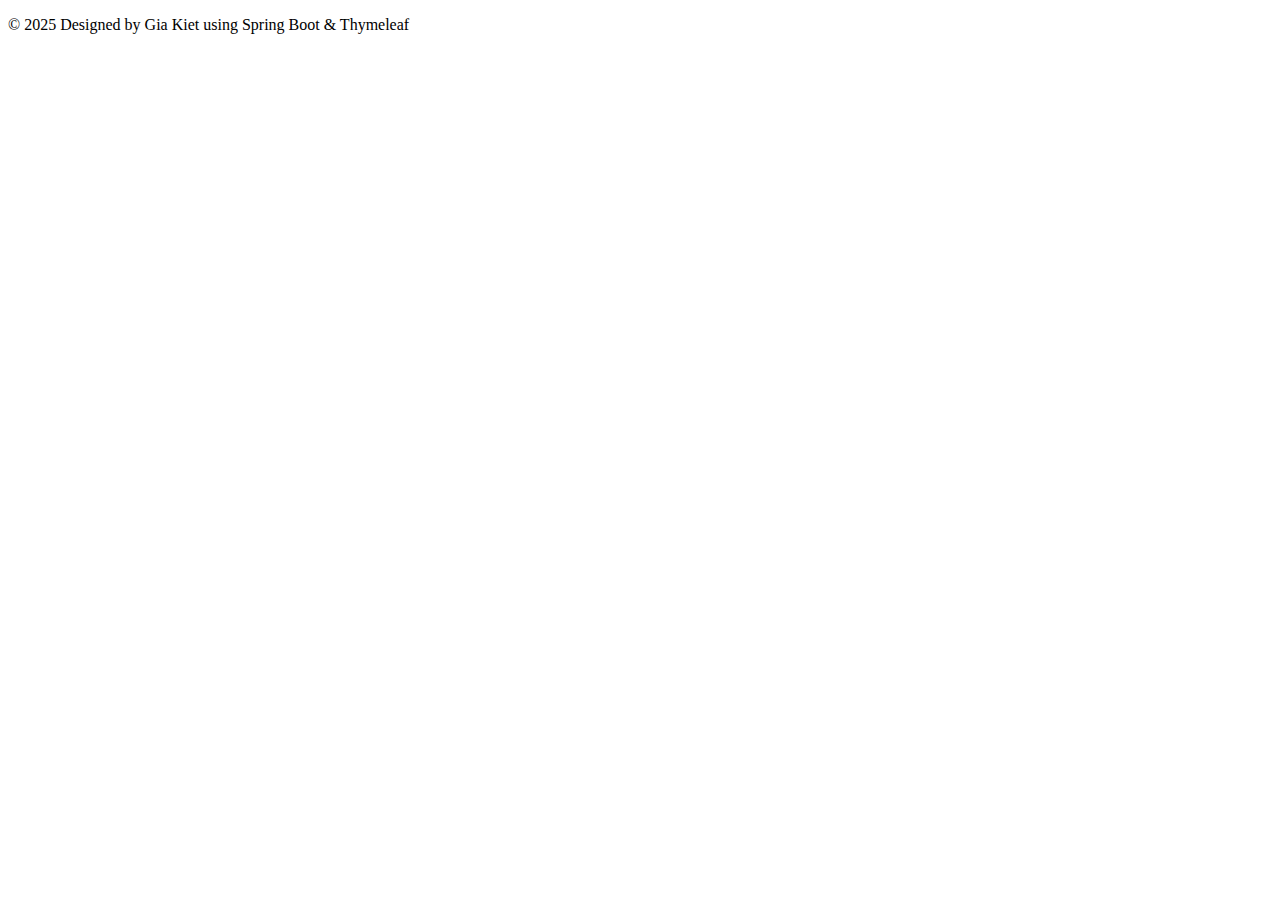
<file: src/main/resources/templates/fragments/footer.html>
<!DOCTYPE html>
<html xmlns:th="http://www.thymeleaf.org">
<body>

<footer th:fragment="footer" class="bg-dark text-white text-center py-4 mt-auto">
  <div class="container">
    <div class="mb-3">
      <a href="#" class="text-white me-3"><i class="fab fa-facebook fa-lg"></i></a>
      <a href="#" class="text-white me-3"><i class="fab fa-github fa-lg"></i></a>
      <a href="#" class="text-white"><i class="fab fa-linkedin fa-lg"></i></a>
    </div>
    <p class="mb-0 small opacity-75">&copy; 2025 Designed by Gia Kiet using Spring Boot & Thymeleaf</p>
  </div>
</footer>

</body>
</html>
</file>
